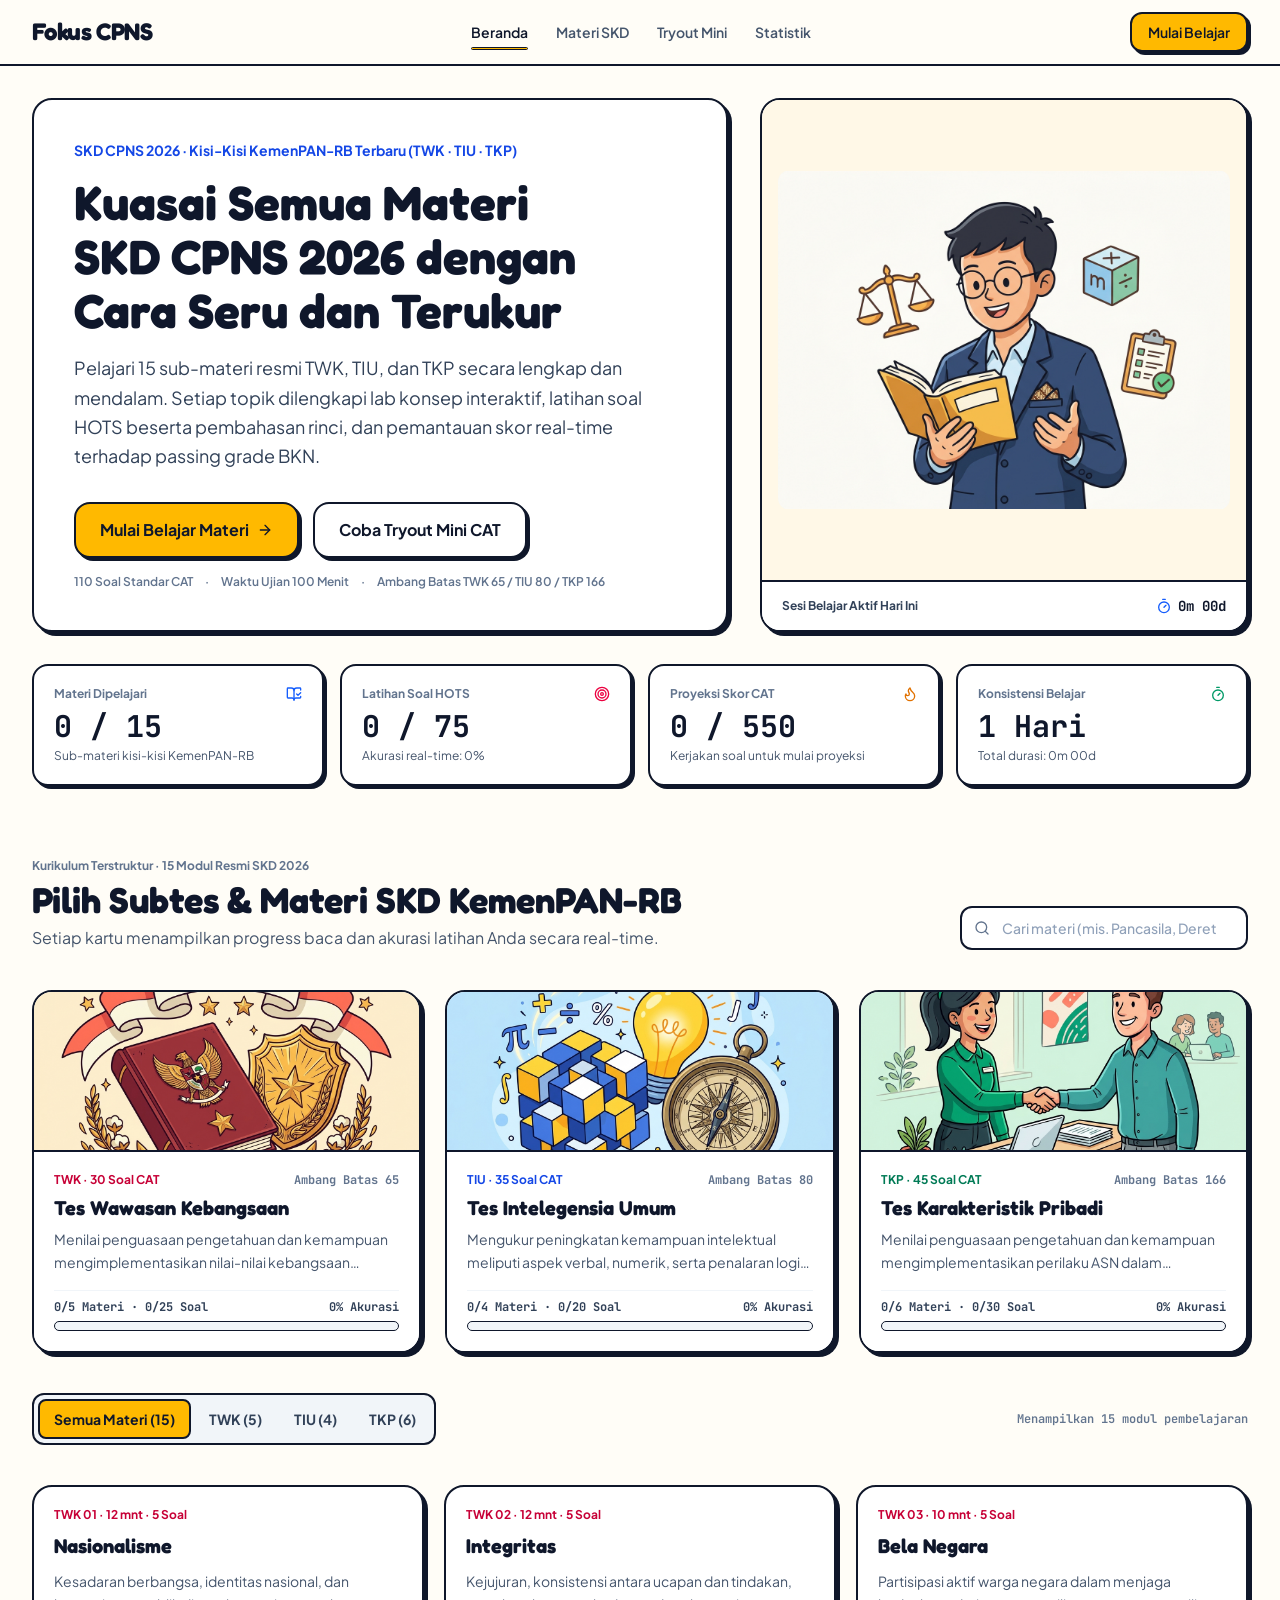
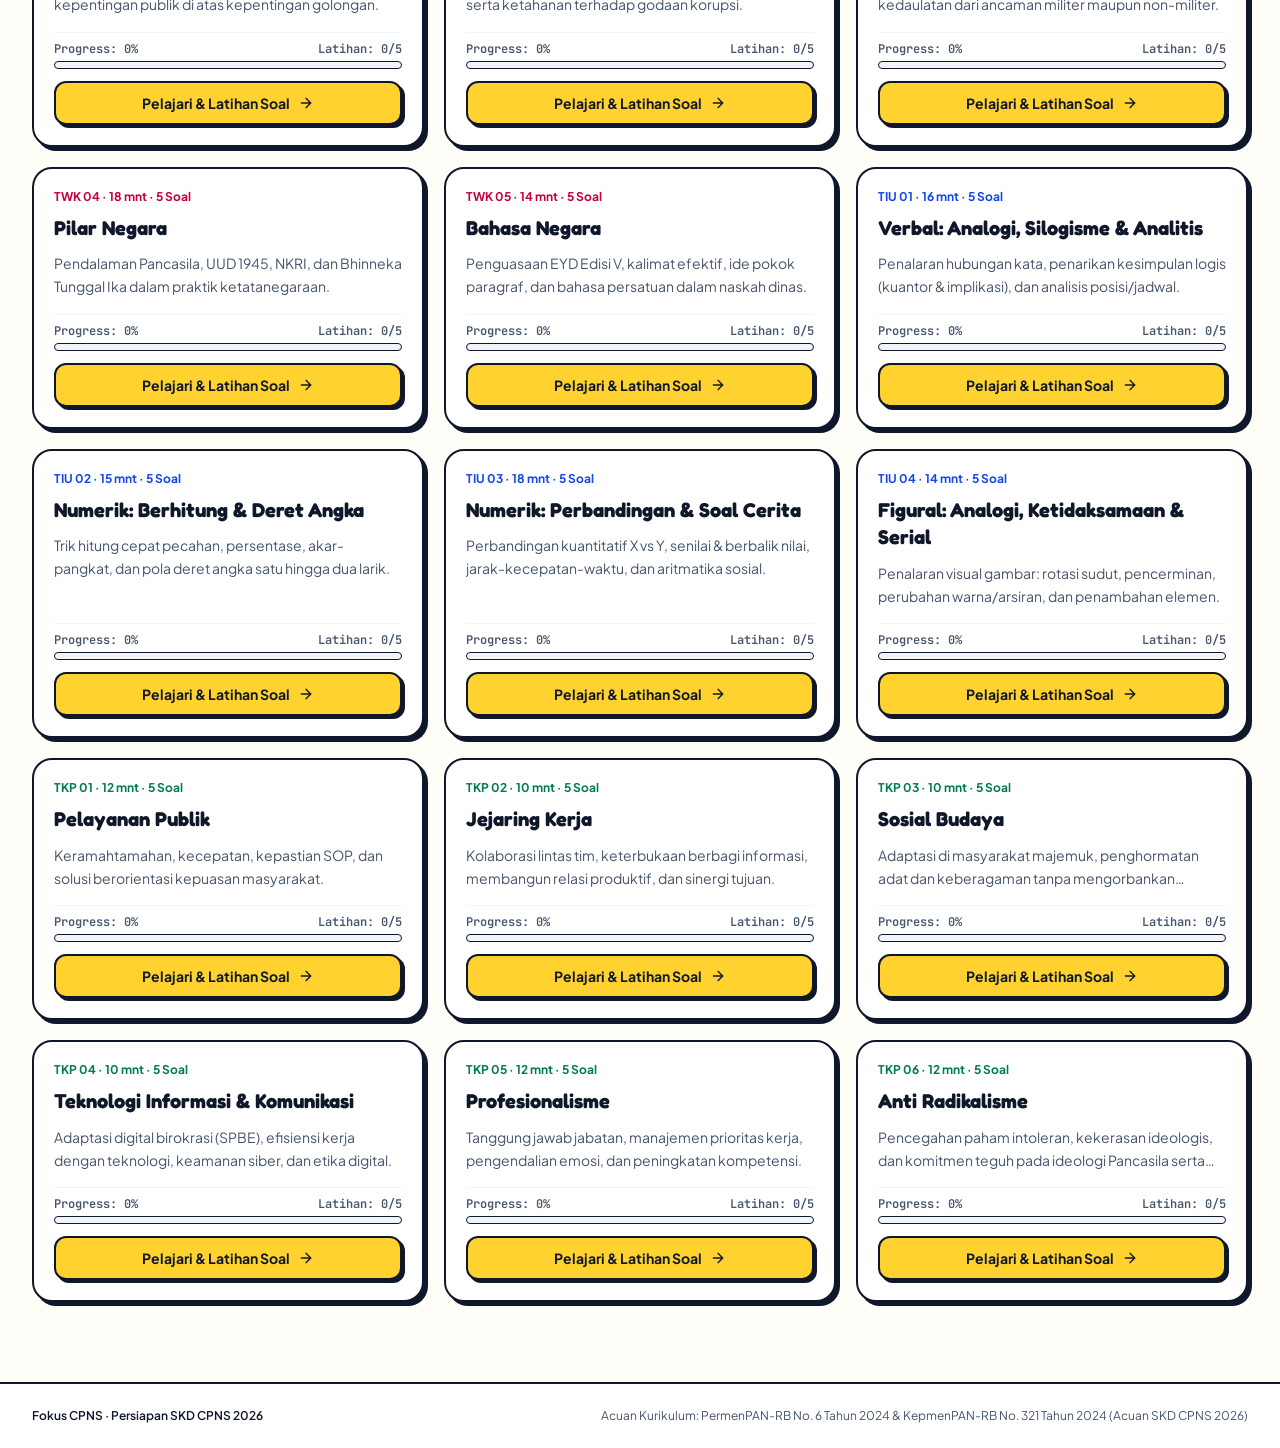
<file: index.html>
<!doctype html>
<html lang="id">
  <head>
    <meta charset="UTF-8" />
    <meta name="viewport" content="width=device-width, initial-scale=1.0" />
    <title>Fokus CPNS — Belajar SKD CPNS 2026 Sesuai Kisi-Kisi KemenPAN-RB</title>
    <meta
      name="description"
      content="Platform belajar SKD CPNS 2026 lengkap (TWK, TIU, TKP) sesuai kisi-kisi KemenPAN-RB terbaru dengan materi detail, latihan soal interaktif, pembahasan mendalam, dan statistik progress real-time."
    />
    <meta property="og:title" content="Fokus CPNS — Belajar SKD CPNS 2026" />
    <meta
      property="og:description"
      content="Kuasai materi TWK, TIU, dan TKP CPNS 2026 dengan latihan soal interaktif, pembahasan mendalam, dan pelacakan progress belajar real-time."
    />
    <meta property="og:type" content="website" />
    <meta name="twitter:card" content="summary_large_image" />
    <link rel="preconnect" href="https://fonts.googleapis.com" />
    <link rel="preconnect" href="https://fonts.gstatic.com" crossorigin />
    <link
      href="https://fonts.googleapis.com/css2?family=Fredoka:wght@500;600;700&family=JetBrains+Mono:wght@500;600;700&family=Plus+Jakarta+Sans:wght@400;500;600;700;800&display=swap"
      rel="stylesheet"
    />
  </head>
  <body>
    <div id="root"></div>
    <script type="module" src="/src/main.tsx"></script>
    <script>
      window.addEventListener('DOMContentLoaded', function () {
        var root = document.getElementById('root');
        var isRawSource = !!document.querySelector('script[src="/src/main.tsx"]');
        if (isRawSource && root && root.childElementCount === 0) {
          setTimeout(function () {
            if (root.childElementCount === 0 && window.location.pathname.indexOf('/docs') === -1) {
              window.location.replace('./docs/');
            }
          }, 800);
        }
      });
    </script>
  </body>
</html>
</file>
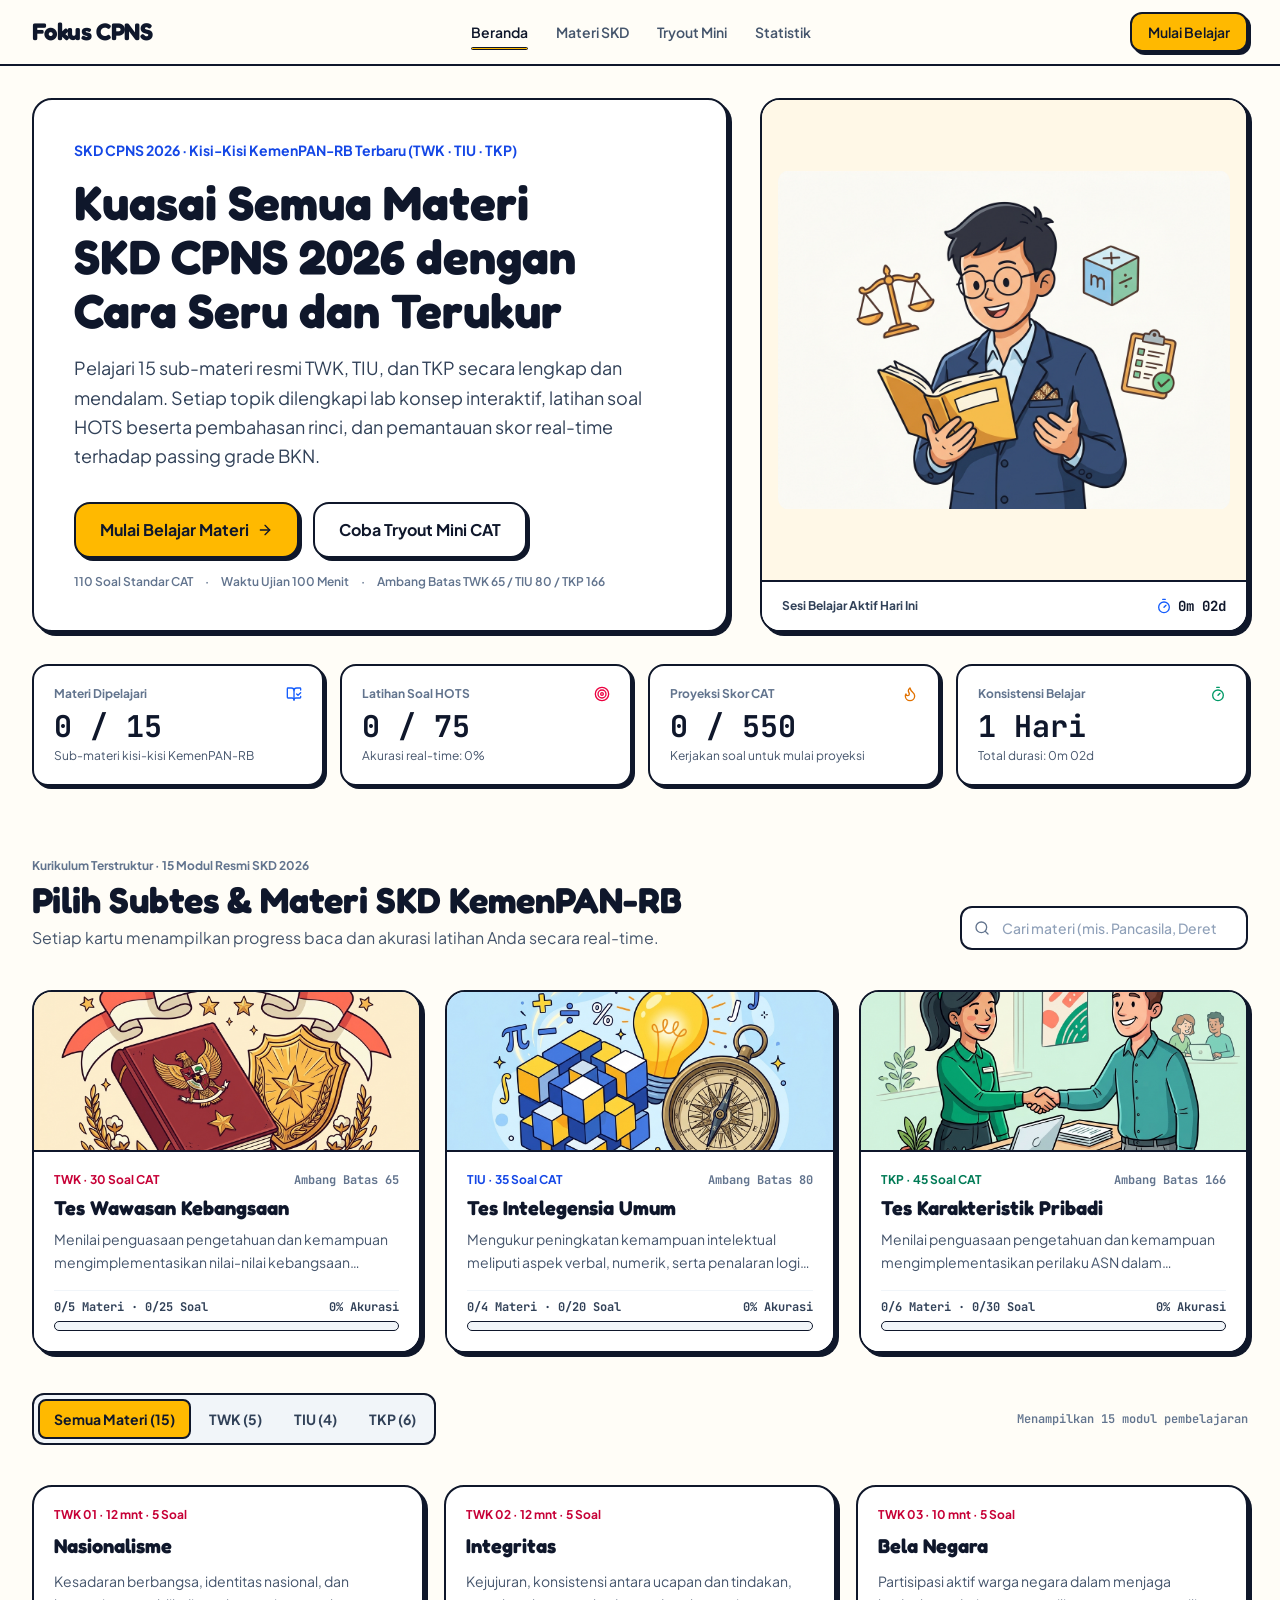
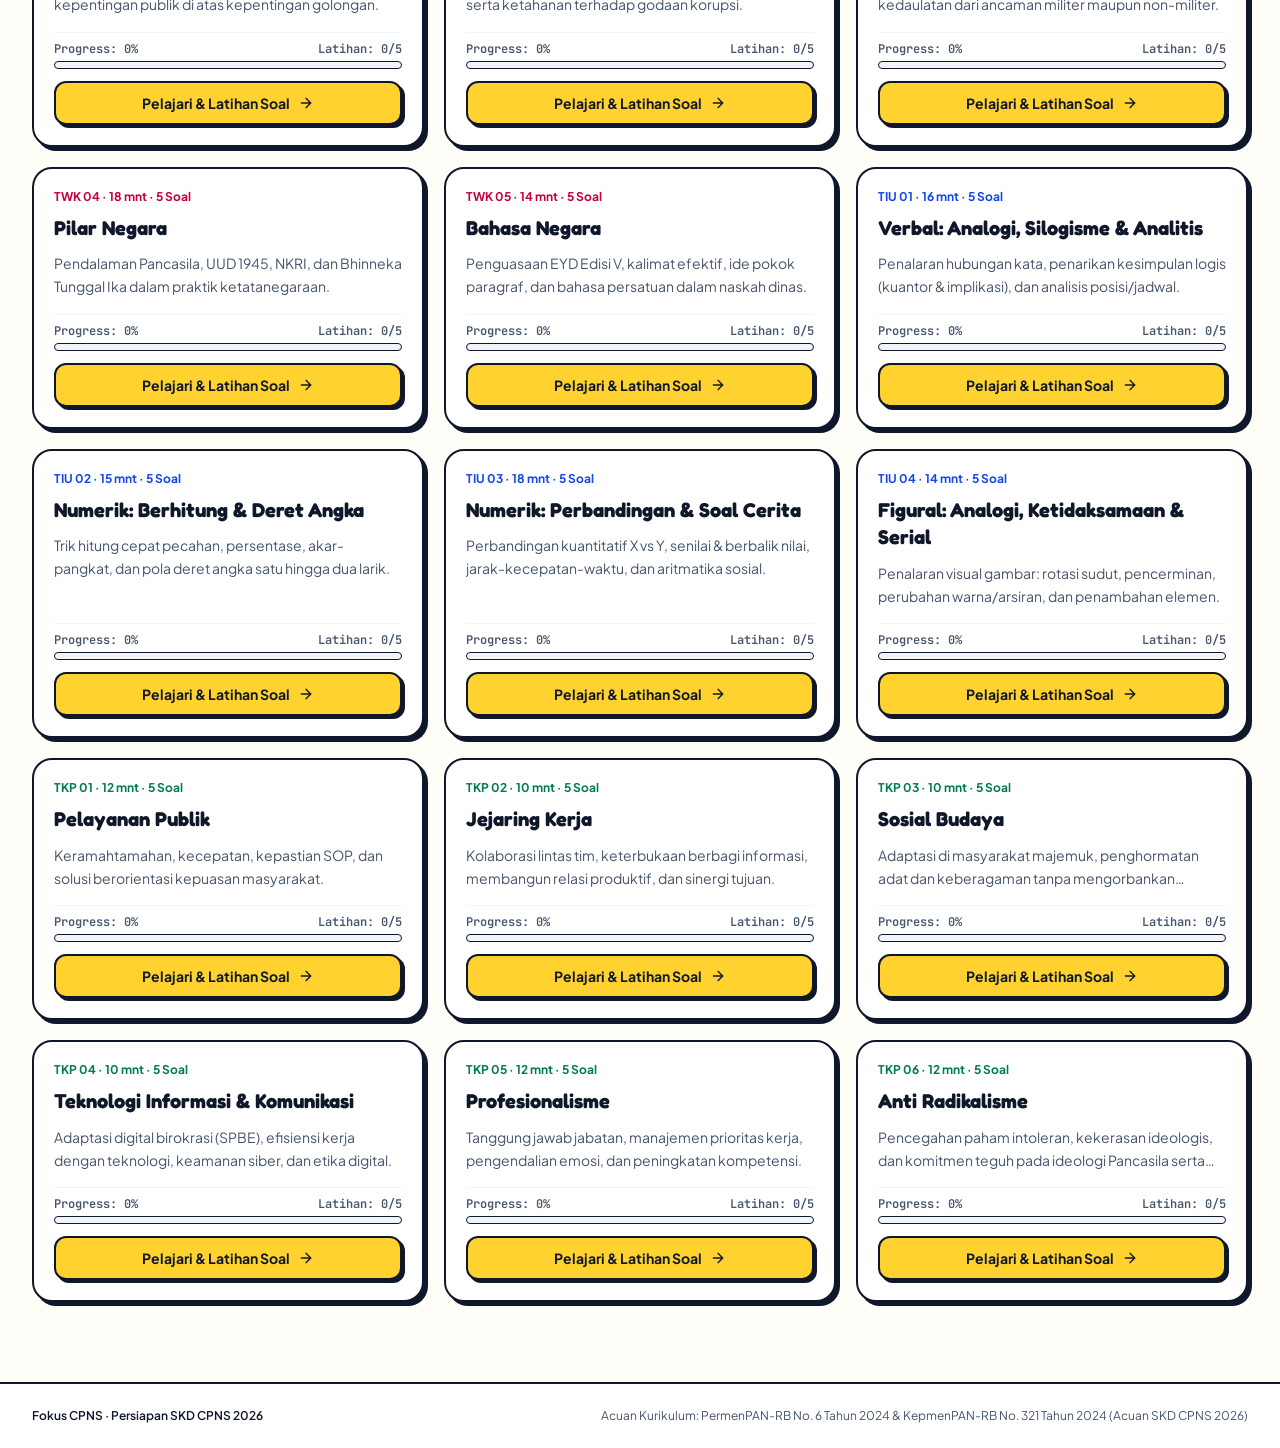
<file: docs/index.html>
<!doctype html>
<html lang="id">
  <head>
    <meta charset="UTF-8" />
    <meta name="viewport" content="width=device-width, initial-scale=1.0" />
    <title>Fokus CPNS — Belajar SKD CPNS 2026 Sesuai Kisi-Kisi KemenPAN-RB</title>
    <meta
      name="description"
      content="Platform belajar SKD CPNS 2026 lengkap (TWK, TIU, TKP) sesuai kisi-kisi KemenPAN-RB terbaru dengan materi detail, latihan soal interaktif, pembahasan mendalam, dan statistik progress real-time."
    />
    <meta property="og:title" content="Fokus CPNS — Belajar SKD CPNS 2026" />
    <meta
      property="og:description"
      content="Kuasai materi TWK, TIU, dan TKP CPNS 2026 dengan latihan soal interaktif, pembahasan mendalam, dan pelacakan progress belajar real-time."
    />
    <meta property="og:type" content="website" />
    <meta name="twitter:card" content="summary_large_image" />
    <link rel="preconnect" href="https://fonts.googleapis.com" />
    <link rel="preconnect" href="https://fonts.gstatic.com" crossorigin />
    <link
      href="https://fonts.googleapis.com/css2?family=Fredoka:wght@500;600;700&family=JetBrains+Mono:wght@500;600;700&family=Plus+Jakarta+Sans:wght@400;500;600;700;800&display=swap"
      rel="stylesheet"
    />
    <script type="module" crossorigin src="./assets/index-D1PTcraK.js"></script>
    <link rel="stylesheet" crossorigin href="./assets/index-Bx_IOUbY.css">
  </head>
  <body>
    <div id="root"></div>
    <script>
      window.addEventListener('DOMContentLoaded', function () {
        var root = document.getElementById('root');
        var isRawSource = !!document.querySelector('script[src="/src/main.tsx"]');
        if (isRawSource && root && root.childElementCount === 0) {
          setTimeout(function () {
            if (root.childElementCount === 0 && window.location.pathname.indexOf('/docs') === -1) {
              window.location.replace('./docs/');
            }
          }, 800);
        }
      });
    </script>
  </body>
</html>
</file>
<file: docs/assets/index-Bx_IOUbY.css>
/*! tailwindcss v4.3.5 | MIT License | https://tailwindcss.com */
@layer properties{@supports (((-webkit-hyphens:none)) and (not (margin-trim:block))) or ((-moz-orient:inline) and (not (color:rgb(from red r g b)))){*,:before,:after,::backdrop{--tw-translate-x:0;--tw-translate-y:0;--tw-translate-z:0;--tw-scale-x:1;--tw-scale-y:1;--tw-scale-z:1;--tw-rotate-x:initial;--tw-rotate-y:initial;--tw-rotate-z:initial;--tw-skew-x:initial;--tw-skew-y:initial;--tw-space-y-reverse:0;--tw-divide-y-reverse:0;--tw-border-style:solid;--tw-gradient-position:initial;--tw-gradient-from:#0000;--tw-gradient-via:#0000;--tw-gradient-to:#0000;--tw-gradient-stops:initial;--tw-gradient-via-stops:initial;--tw-gradient-from-position:0%;--tw-gradient-via-position:50%;--tw-gradient-to-position:100%;--tw-leading:initial;--tw-font-weight:initial;--tw-tracking:initial;--tw-shadow:0 0 #0000;--tw-shadow-color:initial;--tw-shadow-alpha:100%;--tw-inset-shadow:0 0 #0000;--tw-inset-shadow-color:initial;--tw-inset-shadow-alpha:100%;--tw-ring-color:initial;--tw-ring-shadow:0 0 #0000;--tw-inset-ring-color:initial;--tw-inset-ring-shadow:0 0 #0000;--tw-ring-inset:initial;--tw-ring-offset-width:0px;--tw-ring-offset-color:#fff;--tw-ring-offset-shadow:0 0 #0000;--tw-outline-style:solid;--tw-blur:initial;--tw-brightness:initial;--tw-contrast:initial;--tw-grayscale:initial;--tw-hue-rotate:initial;--tw-invert:initial;--tw-opacity:initial;--tw-saturate:initial;--tw-sepia:initial;--tw-drop-shadow:initial;--tw-drop-shadow-color:initial;--tw-drop-shadow-alpha:100%;--tw-drop-shadow-size:initial;--tw-backdrop-blur:initial;--tw-backdrop-brightness:initial;--tw-backdrop-contrast:initial;--tw-backdrop-grayscale:initial;--tw-backdrop-hue-rotate:initial;--tw-backdrop-invert:initial;--tw-backdrop-opacity:initial;--tw-backdrop-saturate:initial;--tw-backdrop-sepia:initial;--tw-duration:initial}}}@layer theme{:root,:host{--font-sans:-apple-system, BlinkMacSystemFont, "Segoe UI", Roboto, "Helvetica Neue", "Noto Sans", Arial, sans-serif, "Apple Color Emoji", "Segoe UI Emoji", "Segoe UI Symbol", "Noto Color Emoji";--font-mono:ui-monospace, SFMono-Regular, Menlo, Monaco, Consolas, "Liberation Mono", "Courier New", monospace;--color-amber-50:oklch(98.7% .022 95.277);--color-amber-100:oklch(96.2% .059 95.617);--color-amber-300:oklch(87.9% .169 91.605);--color-amber-400:oklch(82.8% .189 84.429);--color-amber-600:oklch(66.6% .179 58.318);--color-amber-700:oklch(55.5% .163 48.998);--color-amber-800:oklch(47.3% .137 46.201);--color-amber-900:oklch(41.4% .112 45.904);--color-emerald-50:oklch(97.9% .021 166.113);--color-emerald-100:oklch(95% .052 163.051);--color-emerald-400:oklch(76.5% .177 163.223);--color-emerald-500:oklch(69.6% .17 162.48);--color-emerald-600:oklch(59.6% .145 163.225);--color-emerald-700:oklch(50.8% .118 165.612);--color-emerald-800:oklch(43.2% .095 166.913);--color-emerald-900:oklch(37.8% .077 168.94);--color-blue-50:oklch(97% .014 254.604);--color-blue-100:oklch(93.2% .032 255.585);--color-blue-600:oklch(54.6% .245 262.881);--color-blue-700:oklch(48.8% .243 264.376);--color-rose-50:oklch(96.9% .015 12.422);--color-rose-100:oklch(94.1% .03 12.58);--color-rose-500:oklch(64.5% .246 16.439);--color-rose-600:oklch(58.6% .253 17.585);--color-rose-700:oklch(51.4% .222 16.935);--color-rose-900:oklch(41% .159 10.272);--color-slate-50:oklch(98.4% .003 247.858);--color-slate-100:oklch(96.8% .007 247.896);--color-slate-200:oklch(92.9% .013 255.508);--color-slate-300:oklch(86.9% .022 252.894);--color-slate-400:oklch(70.4% .04 256.788);--color-slate-500:oklch(55.4% .046 257.417);--color-slate-600:oklch(44.6% .043 257.281);--color-slate-700:oklch(37.2% .044 257.287);--color-slate-800:oklch(27.9% .041 260.031);--color-slate-900:oklch(20.8% .042 265.755);--color-white:#fff;--spacing:.25rem;--container-md:28rem;--container-2xl:42rem;--container-3xl:48rem;--container-5xl:64rem;--container-6xl:72rem;--container-7xl:80rem;--text-xs:.75rem;--text-xs--line-height:calc(1 / .75);--text-sm:.875rem;--text-sm--line-height:calc(1.25 / .875);--text-base:1rem;--text-base--line-height:calc(1.5 / 1);--text-lg:1.125rem;--text-lg--line-height:calc(1.75 / 1.125);--text-xl:1.25rem;--text-xl--line-height:calc(1.75 / 1.25);--text-2xl:1.5rem;--text-2xl--line-height:calc(2 / 1.5);--text-3xl:1.875rem;--text-3xl--line-height:calc(2.25 / 1.875);--text-4xl:2.25rem;--text-4xl--line-height:calc(2.5 / 2.25);--text-5xl:3rem;--text-5xl--line-height:1;--font-weight-normal:400;--font-weight-medium:500;--font-weight-semibold:600;--font-weight-bold:700;--tracking-tight:-.025em;--leading-snug:1.375;--leading-relaxed:1.625;--radius-md:.375rem;--radius-lg:.5rem;--radius-xl:.75rem;--radius-2xl:1rem;--blur-sm:8px;--default-transition-duration:.15s;--default-transition-timing-function:cubic-bezier(.4, 0, .2, 1);--default-font-family:var(--font-sans);--default-mono-font-family:var(--font-mono)}}@layer base{*,:after,:before,::backdrop{box-sizing:border-box;border:0 solid;margin:0;padding:0}::file-selector-button{box-sizing:border-box;border:0 solid;margin:0;padding:0}html,:host{-webkit-text-size-adjust:100%;tab-size:4;line-height:1.5;font-family:var(--default-font-family,-apple-system, BlinkMacSystemFont, "Segoe UI", Roboto, "Helvetica Neue", "Noto Sans", Arial, sans-serif, "Apple Color Emoji", "Segoe UI Emoji", "Segoe UI Symbol", "Noto Color Emoji");font-feature-settings:var(--default-font-feature-settings,normal);font-variation-settings:var(--default-font-variation-settings,normal);-webkit-tap-highlight-color:transparent}hr{height:0;color:inherit;border-top-width:1px}abbr:where([title]){-webkit-text-decoration:underline dotted;text-decoration:underline dotted}h1,h2,h3,h4,h5,h6{font-size:inherit;font-weight:inherit}a{color:inherit;-webkit-text-decoration:inherit;-webkit-text-decoration:inherit;-webkit-text-decoration:inherit;-webkit-text-decoration:inherit;text-decoration:inherit}b,strong{font-weight:bolder}code,kbd,samp,pre{font-family:var(--default-mono-font-family,ui-monospace, SFMono-Regular, Menlo, Monaco, Consolas, "Liberation Mono", "Courier New", monospace);font-feature-settings:var(--default-mono-font-feature-settings,normal);font-variation-settings:var(--default-mono-font-variation-settings,normal);font-size:1em}small{font-size:80%}sub,sup{vertical-align:baseline;font-size:75%;line-height:0;position:relative}sub{bottom:-.25em}sup{top:-.5em}table{text-indent:0;border-color:inherit;border-collapse:collapse}:-moz-focusring:where(:not(iframe)){outline:auto}progress{vertical-align:baseline}summary{display:list-item}ol,ul,menu{list-style:none}img,svg,video,canvas,audio,iframe,embed,object{vertical-align:middle;display:block}img,video{max-width:100%;height:auto}button,input,select,optgroup,textarea{font:inherit;font-feature-settings:inherit;font-variation-settings:inherit;letter-spacing:inherit;color:inherit;opacity:1;background-color:#0000;border-radius:0}::file-selector-button{font:inherit;font-feature-settings:inherit;font-variation-settings:inherit;letter-spacing:inherit;color:inherit;opacity:1;background-color:#0000;border-radius:0}:where(select:is([multiple],[size])) optgroup{font-weight:bolder}:where(select:is([multiple],[size])) optgroup option{padding-inline-start:20px}::file-selector-button{margin-inline-end:4px}::placeholder{opacity:1}@supports (not ((-webkit-appearance:-apple-pay-button))) or (contain-intrinsic-size:1px){::placeholder{color:currentColor}@supports (color:color-mix(in lab, red, red)){::placeholder{color:color-mix(in oklab, currentcolor 50%, transparent)}}}textarea{resize:vertical}::-webkit-search-decoration{-webkit-appearance:none}::-webkit-date-and-time-value{min-height:1lh;text-align:inherit}::-webkit-datetime-edit{display:inline-flex}::-webkit-datetime-edit-fields-wrapper{padding:0}::-webkit-datetime-edit{padding-block:0}::-webkit-datetime-edit-year-field{padding-block:0}::-webkit-datetime-edit-month-field{padding-block:0}::-webkit-datetime-edit-day-field{padding-block:0}::-webkit-datetime-edit-hour-field{padding-block:0}::-webkit-datetime-edit-minute-field{padding-block:0}::-webkit-datetime-edit-second-field{padding-block:0}::-webkit-datetime-edit-millisecond-field{padding-block:0}::-webkit-datetime-edit-meridiem-field{padding-block:0}::-webkit-calendar-picker-indicator{line-height:1}:-moz-ui-invalid{box-shadow:none}button,input:where([type=button],[type=reset],[type=submit]){appearance:button}::file-selector-button{appearance:button}::-webkit-inner-spin-button{height:auto}::-webkit-outer-spin-button{height:auto}[hidden]:where(:not([hidden=until-found])){display:none!important}:root{--font-display:"Fredoka", system-ui, sans-serif;--font-sans:"Plus Jakarta Sans", system-ui, sans-serif;--font-mono:"JetBrains Mono", monospace}body{font-family:var(--font-sans);color:#0f172a;-webkit-font-smoothing:antialiased;background-color:#fffdf7;overflow-x:hidden}h1,h2,h3,h4,.font-display{font-family:var(--font-display)}.font-mono-nums{font-family:var(--font-mono);font-variant-numeric:tabular-nums}}@layer components;@layer utilities{.pointer-events-none{pointer-events:none}.visible{visibility:visible}.absolute{position:absolute}.relative{position:relative}.static{position:static}.sticky{position:sticky}.top-0{top:0}.top-1\/2{top:50%}.right-0{right:0}.-bottom-1{bottom:calc(var(--spacing) * -1)}.bottom-0{bottom:0}.left-0{left:0}.left-3\.5{left:calc(var(--spacing) * 3.5)}.z-40{z-index:40}.mx-2{margin-inline:calc(var(--spacing) * 2)}.mx-auto{margin-inline:auto}.mt-0\.5{margin-top:calc(var(--spacing) * .5)}.mt-1{margin-top:var(--spacing)}.mt-3{margin-top:calc(var(--spacing) * 3)}.mt-12{margin-top:calc(var(--spacing) * 12)}.mr-2{margin-right:calc(var(--spacing) * 2)}.mb-1\.5{margin-bottom:calc(var(--spacing) * 1.5)}.mb-4{margin-bottom:calc(var(--spacing) * 4)}.mb-5{margin-bottom:calc(var(--spacing) * 5)}.line-clamp-2{-webkit-line-clamp:2;-webkit-box-orient:vertical;display:-webkit-box;overflow:hidden}.contents{display:contents}.flex{display:flex}.grid{display:grid}.hidden{display:none}.inline{display:inline}.inline-flex{display:inline-flex}.h-2{height:calc(var(--spacing) * 2)}.h-2\.5{height:calc(var(--spacing) * 2.5)}.h-3\.5{height:calc(var(--spacing) * 3.5)}.h-4{height:calc(var(--spacing) * 4)}.h-5{height:calc(var(--spacing) * 5)}.h-6{height:calc(var(--spacing) * 6)}.h-8{height:calc(var(--spacing) * 8)}.h-10{height:calc(var(--spacing) * 10)}.h-12{height:calc(var(--spacing) * 12)}.h-16{height:calc(var(--spacing) * 16)}.h-40{height:calc(var(--spacing) * 40)}.h-\[3px\]{height:3px}.h-full{height:100%}.max-h-\[340px\]{max-height:340px}.min-h-\[260px\]{min-height:260px}.min-h-screen{min-height:100vh}.w-3\.5{width:calc(var(--spacing) * 3.5)}.w-4{width:calc(var(--spacing) * 4)}.w-5{width:calc(var(--spacing) * 5)}.w-6{width:calc(var(--spacing) * 6)}.w-8{width:calc(var(--spacing) * 8)}.w-10{width:calc(var(--spacing) * 10)}.w-12{width:calc(var(--spacing) * 12)}.w-\[3px\]{width:3px}.w-full{width:100%}.max-w-2xl{max-width:var(--container-2xl)}.max-w-3xl{max-width:var(--container-3xl)}.max-w-5xl{max-width:var(--container-5xl)}.max-w-6xl{max-width:var(--container-6xl)}.max-w-7xl{max-width:var(--container-7xl)}.max-w-md{max-width:var(--container-md)}.flex-1{flex:1}.shrink-0{flex-shrink:0}.border-collapse{border-collapse:collapse}.-translate-y-0\.5{--tw-translate-y:calc(var(--spacing) * -.5);translate:var(--tw-translate-x) var(--tw-translate-y)}.-translate-y-1\/2{--tw-translate-y:calc(calc(1 / 2 * 100%) * -1);translate:var(--tw-translate-x) var(--tw-translate-y)}.scale-105{--tw-scale-x:105%;--tw-scale-y:105%;--tw-scale-z:105%;scale:var(--tw-scale-x) var(--tw-scale-y)}.transform{transform:var(--tw-rotate-x, ) var(--tw-rotate-y, ) var(--tw-rotate-z, ) var(--tw-skew-x, ) var(--tw-skew-y, )}.cursor-default{cursor:default}.cursor-pointer{cursor:pointer}.grid-cols-1{grid-template-columns:repeat(1,minmax(0,1fr))}.grid-cols-5{grid-template-columns:repeat(5,minmax(0,1fr))}.flex-col{flex-direction:column}.flex-wrap{flex-wrap:wrap}.items-center{align-items:center}.items-end{align-items:flex-end}.items-start{align-items:flex-start}.items-stretch{align-items:stretch}.justify-between{justify-content:space-between}.justify-center{justify-content:center}.gap-1{gap:var(--spacing)}.gap-1\.5{gap:calc(var(--spacing) * 1.5)}.gap-2{gap:calc(var(--spacing) * 2)}.gap-2\.5{gap:calc(var(--spacing) * 2.5)}.gap-3{gap:calc(var(--spacing) * 3)}.gap-3\.5{gap:calc(var(--spacing) * 3.5)}.gap-4{gap:calc(var(--spacing) * 4)}.gap-5{gap:calc(var(--spacing) * 5)}.gap-6{gap:calc(var(--spacing) * 6)}.gap-7{gap:calc(var(--spacing) * 7)}.gap-8{gap:calc(var(--spacing) * 8)}:where(.space-y-1>:not(:last-child)){--tw-space-y-reverse:0;margin-block-start:calc(var(--spacing) * var(--tw-space-y-reverse));margin-block-end:calc(var(--spacing) * calc(1 - var(--tw-space-y-reverse)))}:where(.space-y-1\.5>:not(:last-child)){--tw-space-y-reverse:0;margin-block-start:calc(calc(var(--spacing) * 1.5) * var(--tw-space-y-reverse));margin-block-end:calc(calc(var(--spacing) * 1.5) * calc(1 - var(--tw-space-y-reverse)))}:where(.space-y-2>:not(:last-child)){--tw-space-y-reverse:0;margin-block-start:calc(calc(var(--spacing) * 2) * var(--tw-space-y-reverse));margin-block-end:calc(calc(var(--spacing) * 2) * calc(1 - var(--tw-space-y-reverse)))}:where(.space-y-2\.5>:not(:last-child)){--tw-space-y-reverse:0;margin-block-start:calc(calc(var(--spacing) * 2.5) * var(--tw-space-y-reverse));margin-block-end:calc(calc(var(--spacing) * 2.5) * calc(1 - var(--tw-space-y-reverse)))}:where(.space-y-3>:not(:last-child)){--tw-space-y-reverse:0;margin-block-start:calc(calc(var(--spacing) * 3) * var(--tw-space-y-reverse));margin-block-end:calc(calc(var(--spacing) * 3) * calc(1 - var(--tw-space-y-reverse)))}:where(.space-y-4>:not(:last-child)){--tw-space-y-reverse:0;margin-block-start:calc(calc(var(--spacing) * 4) * var(--tw-space-y-reverse));margin-block-end:calc(calc(var(--spacing) * 4) * calc(1 - var(--tw-space-y-reverse)))}:where(.space-y-5>:not(:last-child)){--tw-space-y-reverse:0;margin-block-start:calc(calc(var(--spacing) * 5) * var(--tw-space-y-reverse));margin-block-end:calc(calc(var(--spacing) * 5) * calc(1 - var(--tw-space-y-reverse)))}:where(.space-y-6>:not(:last-child)){--tw-space-y-reverse:0;margin-block-start:calc(calc(var(--spacing) * 6) * var(--tw-space-y-reverse));margin-block-end:calc(calc(var(--spacing) * 6) * calc(1 - var(--tw-space-y-reverse)))}:where(.space-y-8>:not(:last-child)){--tw-space-y-reverse:0;margin-block-start:calc(calc(var(--spacing) * 8) * var(--tw-space-y-reverse));margin-block-end:calc(calc(var(--spacing) * 8) * calc(1 - var(--tw-space-y-reverse)))}:where(.space-y-10>:not(:last-child)){--tw-space-y-reverse:0;margin-block-start:calc(calc(var(--spacing) * 10) * var(--tw-space-y-reverse));margin-block-end:calc(calc(var(--spacing) * 10) * calc(1 - var(--tw-space-y-reverse)))}.gap-x-3{column-gap:calc(var(--spacing) * 3)}.gap-y-1{row-gap:var(--spacing)}:where(.divide-y>:not(:last-child)){--tw-divide-y-reverse:0;border-bottom-style:var(--tw-border-style);border-top-style:var(--tw-border-style);border-top-width:calc(1px * var(--tw-divide-y-reverse));border-bottom-width:calc(1px * calc(1 - var(--tw-divide-y-reverse)))}:where(.divide-slate-200>:not(:last-child)){border-color:var(--color-slate-200)}.overflow-hidden{overflow:hidden}.overflow-x-auto{overflow-x:auto}.rounded{border-radius:.25rem}.rounded-2xl{border-radius:var(--radius-2xl)}.rounded-full{border-radius:2147483647px}.rounded-lg{border-radius:var(--radius-lg)}.rounded-md{border-radius:var(--radius-md)}.rounded-xl{border-radius:var(--radius-xl)}.border{border-style:var(--tw-border-style);border-width:1px}.border-2{border-style:var(--tw-border-style);border-width:2px}.border-t{border-top-style:var(--tw-border-style);border-top-width:1px}.border-t-2{border-top-style:var(--tw-border-style);border-top-width:2px}.border-b-2{border-bottom-style:var(--tw-border-style);border-bottom-width:2px}.border-amber-600{border-color:var(--color-amber-600)}.border-amber-700{border-color:var(--color-amber-700)}.border-blue-600{border-color:var(--color-blue-600)}.border-emerald-600{border-color:var(--color-emerald-600)}.border-emerald-700{border-color:var(--color-emerald-700)}.border-emerald-900{border-color:var(--color-emerald-900)}.border-rose-500{border-color:var(--color-rose-500)}.border-rose-600{border-color:var(--color-rose-600)}.border-rose-700{border-color:var(--color-rose-700)}.border-rose-900{border-color:var(--color-rose-900)}.border-slate-100{border-color:var(--color-slate-100)}.border-slate-200{border-color:var(--color-slate-200)}.border-slate-300{border-color:var(--color-slate-300)}.border-slate-400{border-color:var(--color-slate-400)}.border-slate-900{border-color:var(--color-slate-900)}.bg-\[\#F8FAFC\]{background-color:#f8fafc}.bg-\[\#FFF8E7\]{background-color:#fff8e7}.bg-\[\#FFFDF7\]{background-color:#fffdf7}.bg-\[\#FFFDF7\]\/95{background-color:oklab(99.3928% -.000211507 .00817984/.95)}.bg-amber-50{background-color:var(--color-amber-50)}.bg-amber-100{background-color:var(--color-amber-100)}.bg-amber-300{background-color:var(--color-amber-300)}.bg-amber-400{background-color:var(--color-amber-400)}.bg-blue-50{background-color:var(--color-blue-50)}.bg-blue-100{background-color:var(--color-blue-100)}.bg-blue-600{background-color:var(--color-blue-600)}.bg-emerald-50{background-color:var(--color-emerald-50)}.bg-emerald-100{background-color:var(--color-emerald-100)}.bg-emerald-500{background-color:var(--color-emerald-500)}.bg-emerald-600{background-color:var(--color-emerald-600)}.bg-rose-50{background-color:var(--color-rose-50)}.bg-rose-100{background-color:var(--color-rose-100)}.bg-rose-500{background-color:var(--color-rose-500)}.bg-rose-600{background-color:var(--color-rose-600)}.bg-slate-50\/70{background-color:#f8fafcb3}@supports (color:color-mix(in lab, red, red)){.bg-slate-50\/70{background-color:color-mix(in oklab, var(--color-slate-50) 70%, transparent)}}.bg-slate-100{background-color:var(--color-slate-100)}.bg-slate-900{background-color:var(--color-slate-900)}.bg-white{background-color:var(--color-white)}.bg-gradient-to-br{--tw-gradient-position:to bottom right in oklab;background-image:linear-gradient(var(--tw-gradient-stops))}.from-amber-100{--tw-gradient-from:var(--color-amber-100);--tw-gradient-stops:var(--tw-gradient-via-stops,var(--tw-gradient-position), var(--tw-gradient-from) var(--tw-gradient-from-position), var(--tw-gradient-to) var(--tw-gradient-to-position))}.to-blue-50{--tw-gradient-to:var(--color-blue-50);--tw-gradient-stops:var(--tw-gradient-via-stops,var(--tw-gradient-position), var(--tw-gradient-from) var(--tw-gradient-from-position), var(--tw-gradient-to) var(--tw-gradient-to-position))}.object-contain{object-fit:contain}.object-cover{object-fit:cover}.p-1{padding:var(--spacing)}.p-1\.5{padding:calc(var(--spacing) * 1.5)}.p-2{padding:calc(var(--spacing) * 2)}.p-3{padding:calc(var(--spacing) * 3)}.p-3\.5{padding:calc(var(--spacing) * 3.5)}.p-4{padding:calc(var(--spacing) * 4)}.p-5{padding:calc(var(--spacing) * 5)}.p-6{padding:calc(var(--spacing) * 6)}.p-8{padding:calc(var(--spacing) * 8)}.p-10{padding:calc(var(--spacing) * 10)}.px-2{padding-inline:calc(var(--spacing) * 2)}.px-2\.5{padding-inline:calc(var(--spacing) * 2.5)}.px-3{padding-inline:calc(var(--spacing) * 3)}.px-3\.5{padding-inline:calc(var(--spacing) * 3.5)}.px-4{padding-inline:calc(var(--spacing) * 4)}.px-5{padding-inline:calc(var(--spacing) * 5)}.px-6{padding-inline:calc(var(--spacing) * 6)}.py-0\.5{padding-block:calc(var(--spacing) * .5)}.py-1{padding-block:var(--spacing)}.py-1\.5{padding-block:calc(var(--spacing) * 1.5)}.py-2{padding-block:calc(var(--spacing) * 2)}.py-2\.5{padding-block:calc(var(--spacing) * 2.5)}.py-3{padding-block:calc(var(--spacing) * 3)}.py-3\.5{padding-block:calc(var(--spacing) * 3.5)}.py-6{padding-block:calc(var(--spacing) * 6)}.py-8{padding-block:calc(var(--spacing) * 8)}.py-10{padding-block:calc(var(--spacing) * 10)}.pt-0\.5{padding-top:calc(var(--spacing) * .5)}.pt-1{padding-top:var(--spacing)}.pt-2{padding-top:calc(var(--spacing) * 2)}.pt-3{padding-top:calc(var(--spacing) * 3)}.pt-8{padding-top:calc(var(--spacing) * 8)}.pr-4{padding-right:calc(var(--spacing) * 4)}.pb-4{padding-bottom:calc(var(--spacing) * 4)}.pb-10{padding-bottom:calc(var(--spacing) * 10)}.pl-10{padding-left:calc(var(--spacing) * 10)}.text-center{text-align:center}.text-left{text-align:left}.text-right{text-align:right}.font-sans{font-family:var(--font-sans)}.text-2xl{font-size:var(--text-2xl);line-height:var(--tw-leading,var(--text-2xl--line-height))}.text-3xl{font-size:var(--text-3xl);line-height:var(--tw-leading,var(--text-3xl--line-height))}.text-base{font-size:var(--text-base);line-height:var(--tw-leading,var(--text-base--line-height))}.text-lg{font-size:var(--text-lg);line-height:var(--tw-leading,var(--text-lg--line-height))}.text-sm{font-size:var(--text-sm);line-height:var(--tw-leading,var(--text-sm--line-height))}.text-xl{font-size:var(--text-xl);line-height:var(--tw-leading,var(--text-xl--line-height))}.text-xs{font-size:var(--text-xs);line-height:var(--tw-leading,var(--text-xs--line-height))}.leading-\[1\.12\]{--tw-leading:1.12;line-height:1.12}.leading-relaxed{--tw-leading:var(--leading-relaxed);line-height:var(--leading-relaxed)}.leading-snug{--tw-leading:var(--leading-snug);line-height:var(--leading-snug)}.font-bold{--tw-font-weight:var(--font-weight-bold);font-weight:var(--font-weight-bold)}.font-medium{--tw-font-weight:var(--font-weight-medium);font-weight:var(--font-weight-medium)}.font-normal{--tw-font-weight:var(--font-weight-normal);font-weight:var(--font-weight-normal)}.font-semibold{--tw-font-weight:var(--font-weight-semibold);font-weight:var(--font-weight-semibold)}.tracking-tight{--tw-tracking:var(--tracking-tight);letter-spacing:var(--tracking-tight)}.text-balance{text-wrap:balance}.whitespace-nowrap{white-space:nowrap}.text-amber-600{color:var(--color-amber-600)}.text-amber-700{color:var(--color-amber-700)}.text-amber-800{color:var(--color-amber-800)}.text-amber-900{color:var(--color-amber-900)}.text-blue-600{color:var(--color-blue-600)}.text-blue-700{color:var(--color-blue-700)}.text-emerald-600{color:var(--color-emerald-600)}.text-emerald-700{color:var(--color-emerald-700)}.text-emerald-800{color:var(--color-emerald-800)}.text-emerald-900{color:var(--color-emerald-900)}.text-rose-600{color:var(--color-rose-600)}.text-rose-700{color:var(--color-rose-700)}.text-rose-900{color:var(--color-rose-900)}.text-slate-300{color:var(--color-slate-300)}.text-slate-500{color:var(--color-slate-500)}.text-slate-600{color:var(--color-slate-600)}.text-slate-700{color:var(--color-slate-700)}.text-slate-800{color:var(--color-slate-800)}.text-slate-900{color:var(--color-slate-900)}.text-white{color:var(--color-white)}.shadow-\[2px_2px_0px_\#0F172A\]{--tw-shadow:2px 2px 0px var(--tw-shadow-color,#0f172a);box-shadow:var(--tw-inset-shadow), var(--tw-inset-ring-shadow), var(--tw-ring-offset-shadow), var(--tw-ring-shadow), var(--tw-shadow)}.shadow-\[3px_3px_0px_\#0F172A\]{--tw-shadow:3px 3px 0px var(--tw-shadow-color,#0f172a);box-shadow:var(--tw-inset-shadow), var(--tw-inset-ring-shadow), var(--tw-ring-offset-shadow), var(--tw-ring-shadow), var(--tw-shadow)}.ring-2{--tw-ring-shadow:var(--tw-ring-inset, ) 0 0 0 calc(2px + var(--tw-ring-offset-width)) var(--tw-ring-color,currentcolor);box-shadow:var(--tw-inset-shadow), var(--tw-inset-ring-shadow), var(--tw-ring-offset-shadow), var(--tw-ring-shadow), var(--tw-shadow)}.ring-4{--tw-ring-shadow:var(--tw-ring-inset, ) 0 0 0 calc(4px + var(--tw-ring-offset-width)) var(--tw-ring-color,currentcolor);box-shadow:var(--tw-inset-shadow), var(--tw-inset-ring-shadow), var(--tw-ring-offset-shadow), var(--tw-ring-shadow), var(--tw-shadow)}.ring-amber-400{--tw-ring-color:var(--color-amber-400)}.ring-slate-900{--tw-ring-color:var(--color-slate-900)}.ring-offset-2{--tw-ring-offset-width:2px;--tw-ring-offset-shadow:var(--tw-ring-inset, ) 0 0 0 var(--tw-ring-offset-width) var(--tw-ring-offset-color)}.outline{outline-style:var(--tw-outline-style);outline-width:1px}.filter{filter:var(--tw-blur, ) var(--tw-brightness, ) var(--tw-contrast, ) var(--tw-grayscale, ) var(--tw-hue-rotate, ) var(--tw-invert, ) var(--tw-saturate, ) var(--tw-sepia, ) var(--tw-drop-shadow, )}.backdrop-blur-sm{--tw-backdrop-blur:blur(var(--blur-sm));-webkit-backdrop-filter:var(--tw-backdrop-blur, ) var(--tw-backdrop-brightness, ) var(--tw-backdrop-contrast, ) var(--tw-backdrop-grayscale, ) var(--tw-backdrop-hue-rotate, ) var(--tw-backdrop-invert, ) var(--tw-backdrop-opacity, ) var(--tw-backdrop-saturate, ) var(--tw-backdrop-sepia, );backdrop-filter:var(--tw-backdrop-blur, ) var(--tw-backdrop-brightness, ) var(--tw-backdrop-contrast, ) var(--tw-backdrop-grayscale, ) var(--tw-backdrop-hue-rotate, ) var(--tw-backdrop-invert, ) var(--tw-backdrop-opacity, ) var(--tw-backdrop-saturate, ) var(--tw-backdrop-sepia, )}.transition-all{transition-property:all;transition-timing-function:var(--tw-ease,var(--default-transition-timing-function));transition-duration:var(--tw-duration,var(--default-transition-duration))}.transition-colors{transition-property:color,background-color,border-color,outline-color,text-decoration-color,fill,stroke,--tw-gradient-from,--tw-gradient-via,--tw-gradient-to;transition-timing-function:var(--tw-ease,var(--default-transition-timing-function));transition-duration:var(--tw-duration,var(--default-transition-duration))}.transition-transform{transition-property:transform,translate,scale,rotate;transition-timing-function:var(--tw-ease,var(--default-transition-timing-function));transition-duration:var(--tw-duration,var(--default-transition-duration))}.duration-300{--tw-duration:.3s;transition-duration:.3s}.placeholder\:text-slate-400::placeholder{color:var(--color-slate-400)}@media (hover:hover){.hover\:-translate-y-0\.5:hover{--tw-translate-y:calc(var(--spacing) * -.5);translate:var(--tw-translate-x) var(--tw-translate-y)}.hover\:bg-amber-50:hover{background-color:var(--color-amber-50)}.hover\:bg-amber-50\/40:hover{background-color:#fffbeb66}@supports (color:color-mix(in lab, red, red)){.hover\:bg-amber-50\/40:hover{background-color:color-mix(in oklab, var(--color-amber-50) 40%, transparent)}}.hover\:bg-amber-300:hover{background-color:var(--color-amber-300)}.hover\:bg-amber-400:hover{background-color:var(--color-amber-400)}.hover\:bg-emerald-50:hover{background-color:var(--color-emerald-50)}.hover\:bg-emerald-400:hover{background-color:var(--color-emerald-400)}.hover\:bg-rose-50:hover{background-color:var(--color-rose-50)}.hover\:bg-slate-50:hover{background-color:var(--color-slate-50)}.hover\:bg-slate-100:hover{background-color:var(--color-slate-100)}.hover\:text-slate-900:hover{color:var(--color-slate-900)}}.focus\:ring-2:focus{--tw-ring-shadow:var(--tw-ring-inset, ) 0 0 0 calc(2px + var(--tw-ring-offset-width)) var(--tw-ring-color,currentcolor);box-shadow:var(--tw-inset-shadow), var(--tw-inset-ring-shadow), var(--tw-ring-offset-shadow), var(--tw-ring-shadow), var(--tw-shadow)}.focus\:ring-amber-400:focus{--tw-ring-color:var(--color-amber-400)}.focus\:outline-none:focus{--tw-outline-style:none;outline-style:none}.focus-visible\:outline-2:focus-visible{outline-style:var(--tw-outline-style);outline-width:2px}.focus-visible\:outline-offset-4:focus-visible{outline-offset:4px}.focus-visible\:outline-blue-600:focus-visible{outline-color:var(--color-blue-600)}.active\:translate-y-0\.5:active{--tw-translate-y:calc(var(--spacing) * .5);translate:var(--tw-translate-x) var(--tw-translate-y)}@media (width>=40rem){.sm\:grid-cols-2{grid-template-columns:repeat(2,minmax(0,1fr))}.sm\:grid-cols-3{grid-template-columns:repeat(3,minmax(0,1fr))}.sm\:grid-cols-\[auto_1fr\]{grid-template-columns:auto 1fr}.sm\:flex-row{flex-direction:row}.sm\:p-5{padding:calc(var(--spacing) * 5)}.sm\:p-6{padding:calc(var(--spacing) * 6)}.sm\:p-7{padding:calc(var(--spacing) * 7)}.sm\:p-8{padding:calc(var(--spacing) * 8)}.sm\:p-10{padding:calc(var(--spacing) * 10)}.sm\:px-6{padding-inline:calc(var(--spacing) * 6)}.sm\:text-right{text-align:right}.sm\:text-2xl{font-size:var(--text-2xl);line-height:var(--tw-leading,var(--text-2xl--line-height))}.sm\:text-3xl{font-size:var(--text-3xl);line-height:var(--tw-leading,var(--text-3xl--line-height))}.sm\:text-4xl{font-size:var(--text-4xl);line-height:var(--tw-leading,var(--text-4xl--line-height))}.sm\:text-5xl{font-size:var(--text-5xl);line-height:var(--tw-leading,var(--text-5xl--line-height))}.sm\:text-base{font-size:var(--text-base);line-height:var(--tw-leading,var(--text-base--line-height))}.sm\:text-lg{font-size:var(--text-lg);line-height:var(--tw-leading,var(--text-lg--line-height))}.sm\:text-sm{font-size:var(--text-sm);line-height:var(--tw-leading,var(--text-sm--line-height))}.sm\:text-xl{font-size:var(--text-xl);line-height:var(--tw-leading,var(--text-xl--line-height))}}@media (width>=48rem){.md\:flex{display:flex}.md\:hidden{display:none}.md\:w-72{width:calc(var(--spacing) * 72)}.md\:grid-cols-2{grid-template-columns:repeat(2,minmax(0,1fr))}.md\:grid-cols-3{grid-template-columns:repeat(3,minmax(0,1fr))}.md\:flex-row{flex-direction:row}.md\:items-end{align-items:flex-end}}@media (width>=64rem){.lg\:col-span-4{grid-column:span 4/span 4}.lg\:col-span-5{grid-column:span 5/span 5}.lg\:col-span-7{grid-column:span 7/span 7}.lg\:col-span-8{grid-column:span 8/span 8}.lg\:grid-cols-3{grid-template-columns:repeat(3,minmax(0,1fr))}.lg\:grid-cols-4{grid-template-columns:repeat(4,minmax(0,1fr))}.lg\:grid-cols-12{grid-template-columns:repeat(12,minmax(0,1fr))}.lg\:flex-row{flex-direction:row}.lg\:items-start{align-items:flex-start}.lg\:justify-between{justify-content:space-between}.lg\:px-8{padding-inline:calc(var(--spacing) * 8)}}}.cartoon-card{background-color:#fff;border:2px solid #0f172a;border-radius:1.25rem;box-shadow:4px 4px #0f172a}.cartoon-card-sm{background-color:#fff;border:2px solid #0f172a;border-radius:1rem;box-shadow:3px 3px #0f172a}.cartoon-btn{border:2px solid #0f172a;transition:transform .14s cubic-bezier(.16,1,.3,1),box-shadow .14s cubic-bezier(.16,1,.3,1),background-color .14s;box-shadow:3px 3px #0f172a}.cartoon-btn:hover:not(:disabled){transform:translate(-1px,-1px);box-shadow:4px 4px #0f172a}.cartoon-btn:active:not(:disabled){transform:translate(2px,2px);box-shadow:1px 1px #0f172a}.cartoon-btn:disabled{opacity:.55;cursor:not-allowed}@media (prefers-reduced-motion:reduce){.cartoon-btn{transition:background-color .14s}.cartoon-btn:hover:not(:disabled),.cartoon-btn:active:not(:disabled){transform:none}}@property --tw-translate-x{syntax:"*";inherits:false;initial-value:0}@property --tw-translate-y{syntax:"*";inherits:false;initial-value:0}@property --tw-translate-z{syntax:"*";inherits:false;initial-value:0}@property --tw-scale-x{syntax:"*";inherits:false;initial-value:1}@property --tw-scale-y{syntax:"*";inherits:false;initial-value:1}@property --tw-scale-z{syntax:"*";inherits:false;initial-value:1}@property --tw-rotate-x{syntax:"*";inherits:false}@property --tw-rotate-y{syntax:"*";inherits:false}@property --tw-rotate-z{syntax:"*";inherits:false}@property --tw-skew-x{syntax:"*";inherits:false}@property --tw-skew-y{syntax:"*";inherits:false}@property --tw-space-y-reverse{syntax:"*";inherits:false;initial-value:0}@property --tw-divide-y-reverse{syntax:"*";inherits:false;initial-value:0}@property --tw-border-style{syntax:"*";inherits:false;initial-value:solid}@property --tw-gradient-position{syntax:"*";inherits:false}@property --tw-gradient-from{syntax:"<color>";inherits:false;initial-value:#0000}@property --tw-gradient-via{syntax:"<color>";inherits:false;initial-value:#0000}@property --tw-gradient-to{syntax:"<color>";inherits:false;initial-value:#0000}@property --tw-gradient-stops{syntax:"*";inherits:false}@property --tw-gradient-via-stops{syntax:"*";inherits:false}@property --tw-gradient-from-position{syntax:"<length-percentage>";inherits:false;initial-value:0%}@property --tw-gradient-via-position{syntax:"<length-percentage>";inherits:false;initial-value:50%}@property --tw-gradient-to-position{syntax:"<length-percentage>";inherits:false;initial-value:100%}@property --tw-leading{syntax:"*";inherits:false}@property --tw-font-weight{syntax:"*";inherits:false}@property --tw-tracking{syntax:"*";inherits:false}@property --tw-shadow{syntax:"*";inherits:false;initial-value:0 0 #0000}@property --tw-shadow-color{syntax:"*";inherits:false}@property --tw-shadow-alpha{syntax:"<percentage>";inherits:false;initial-value:100%}@property --tw-inset-shadow{syntax:"*";inherits:false;initial-value:0 0 #0000}@property --tw-inset-shadow-color{syntax:"*";inherits:false}@property --tw-inset-shadow-alpha{syntax:"<percentage>";inherits:false;initial-value:100%}@property --tw-ring-color{syntax:"*";inherits:false}@property --tw-ring-shadow{syntax:"*";inherits:false;initial-value:0 0 #0000}@property --tw-inset-ring-color{syntax:"*";inherits:false}@property --tw-inset-ring-shadow{syntax:"*";inherits:false;initial-value:0 0 #0000}@property --tw-ring-inset{syntax:"*";inherits:false}@property --tw-ring-offset-width{syntax:"<length>";inherits:false;initial-value:0}@property --tw-ring-offset-color{syntax:"*";inherits:false;initial-value:#fff}@property --tw-ring-offset-shadow{syntax:"*";inherits:false;initial-value:0 0 #0000}@property --tw-outline-style{syntax:"*";inherits:false;initial-value:solid}@property --tw-blur{syntax:"*";inherits:false}@property --tw-brightness{syntax:"*";inherits:false}@property --tw-contrast{syntax:"*";inherits:false}@property --tw-grayscale{syntax:"*";inherits:false}@property --tw-hue-rotate{syntax:"*";inherits:false}@property --tw-invert{syntax:"*";inherits:false}@property --tw-opacity{syntax:"*";inherits:false}@property --tw-saturate{syntax:"*";inherits:false}@property --tw-sepia{syntax:"*";inherits:false}@property --tw-drop-shadow{syntax:"*";inherits:false}@property --tw-drop-shadow-color{syntax:"*";inherits:false}@property --tw-drop-shadow-alpha{syntax:"<percentage>";inherits:false;initial-value:100%}@property --tw-drop-shadow-size{syntax:"*";inherits:false}@property --tw-backdrop-blur{syntax:"*";inherits:false}@property --tw-backdrop-brightness{syntax:"*";inherits:false}@property --tw-backdrop-contrast{syntax:"*";inherits:false}@property --tw-backdrop-grayscale{syntax:"*";inherits:false}@property --tw-backdrop-hue-rotate{syntax:"*";inherits:false}@property --tw-backdrop-invert{syntax:"*";inherits:false}@property --tw-backdrop-opacity{syntax:"*";inherits:false}@property --tw-backdrop-saturate{syntax:"*";inherits:false}@property --tw-backdrop-sepia{syntax:"*";inherits:false}@property --tw-duration{syntax:"*";inherits:false}
</file>
